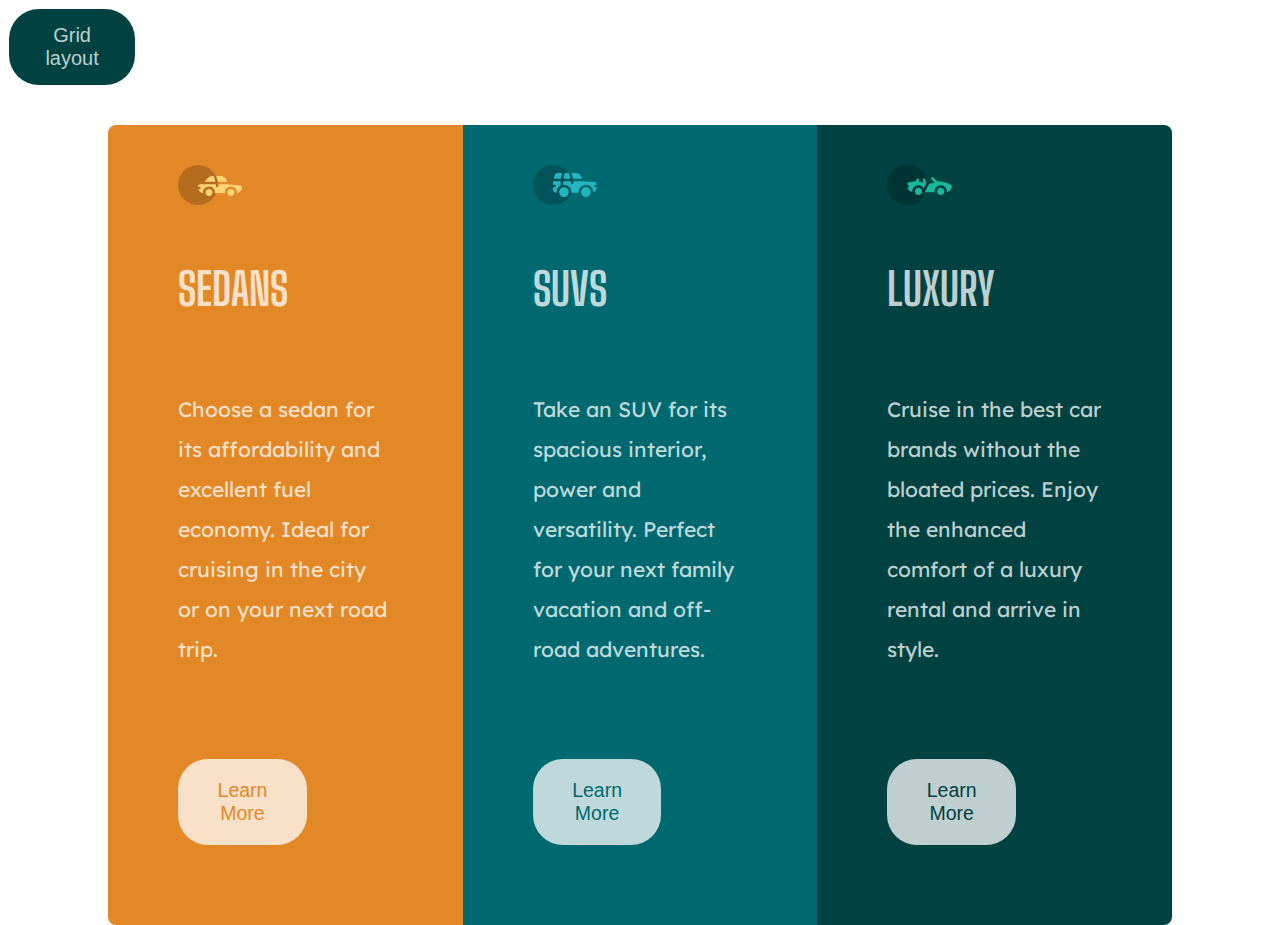
<file: index.html>
<!DOCTYPE html>
<html lang="en">

<head>
    <meta charset="UTF-8">
    <meta http-equiv="X-UA-Compatible" content="IE=edge">
    <meta name="viewport" content="width=device-width, initial-scale=1.0">
    <title>Flex task</title>
    <link rel="icon" href="images/favicon-32x32.png">
    <link rel="preconnect" href="https://fonts.googleapis.com">
    <link rel="preconnect" href="https://fonts.gstatic.com" crossorigin>
    <link href="https://fonts.googleapis.com/css2?family=Big+Shoulders+Display:wght@700&family=Lexend+Deca&display=swap"
        rel="stylesheet">
    <link rel="stylesheet" href="css/flex.css">
</head>

<body>
    <header>
        <button class="layout-link"><a href="grid.html">Grid layout</a></button>
    </header>
    <main>

        <div class="wrap">
            <div class="boxes" id="sedan">
                <img src="images/icon-sedans.svg" alt="sedan icon">
                <h2>SEDANS</h2>
                <p>
                    Choose a sedan for its affordability and excellent fuel economy. Ideal for cruising in the city
                    or
                    on
                    your next road trip.
                </p>
                <button>Learn More</button>
            </div>
            <div class="boxes" id="suv">
                <img src="images/icon-suvs.svg" alt="suv icon">
                <h2>SUVS</h2>
                <p>
                    Take an SUV for its spacious interior, power and versatility. Perfect for your next family
                    vacation
                    and off-road adventures.
                </p>
                <button>Learn More</button>
            </div>
            <div class="boxes" id="luxury">
                <img src="images/icon-luxury.svg" alt="luxury icon">
                <h2>LUXURY</h2>
                <p>
                    Cruise in the best car brands without the bloated prices. Enjoy the enhanced comfort of a luxury
                    rental and arrive in style.
                </p>
                <button>Learn More</button>
            </div>
        </div>

    </main>

</body>

</html>
</file>
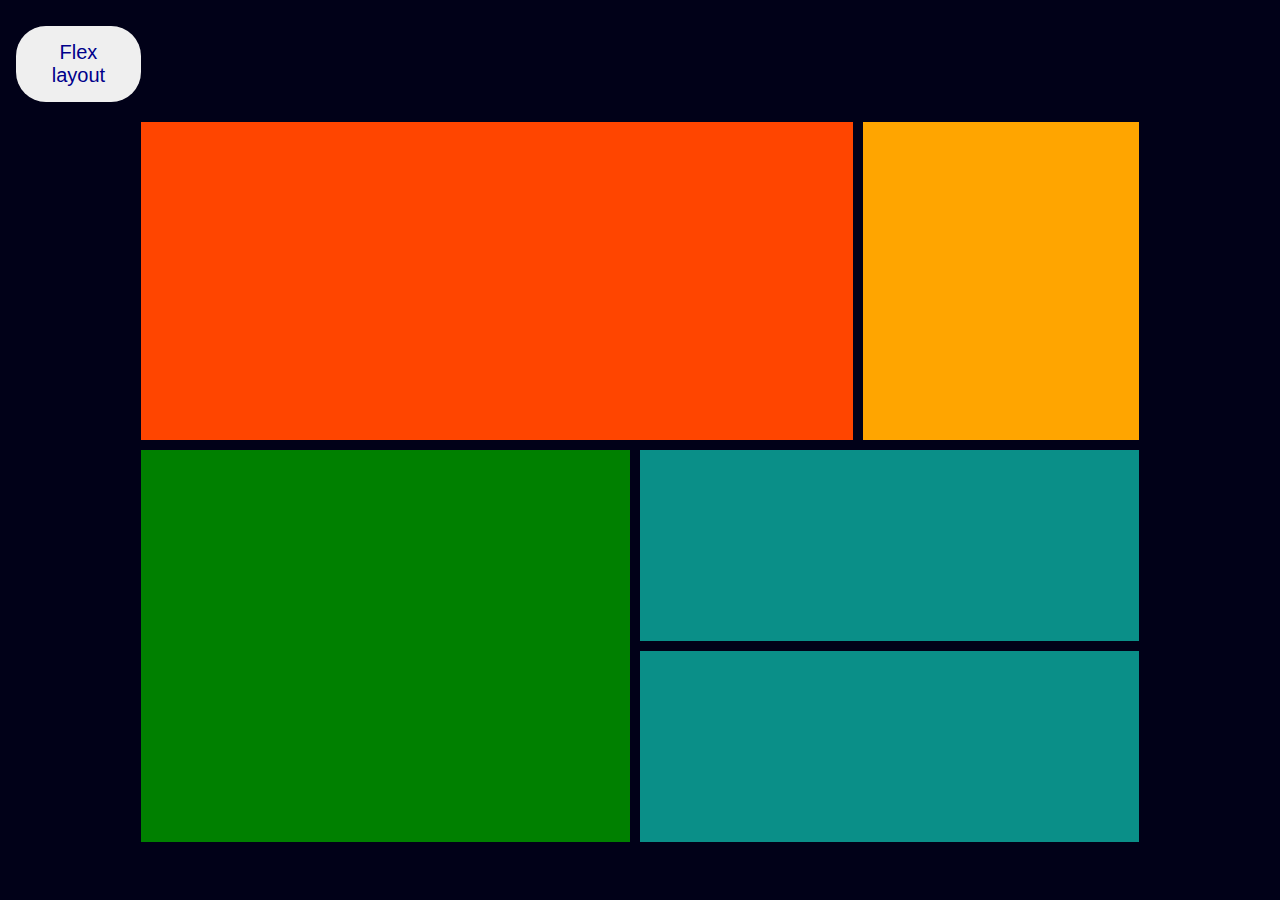
<file: grid.html>
<!DOCTYPE html>
<html lang="en">

<head>
    <meta charset="UTF-8">
    <meta http-equiv="X-UA-Compatible" content="IE=edge">
    <meta name="viewport" content="width=device-width, initial-scale=1.0">
    <title>Grid layout</title>
    <link rel="stylesheet" href="css/grid.css">
</head>

<body>
    <header>
        <button class="layout-link"><a href="index.html">Flex layout</a></button>
    </header>
    <main>

        <div class="orange-red"></div>
        <div class="orange"></div>
        <div class="green"></div>
        <div class="blue1"></div>
        <div class="blue2"></div>
    </main>
</body>

</html>
</file>
<file: css/flex.css>
* {
    margin: 0;
    padding: 0;
    box-sizing: border-box;
}

body {
    font-family: 'Lexend Deca', sans-serif;
    width: auto;
    padding: 1vh;
    font-size: 15px;
}

.layout-link {
    width: 10%;
    padding: 15px;
    border: none;
    border-radius: 30px;
    background-color: hsl(179, 100%, 13%);
}

.layout-link a {
    text-decoration: none;
    font-size: 1.5em;
    color: hsla(0, 0%, 100%, 0.75);
}

main {
    width: 100%;
    margin: auto;
    height: 80vh;
    display: flex;
    justify-content: center;
    padding: 40px;
}

.wrap {
    width: 90%;
    height: auto;
    display: flex;
}

.boxes {
    width: 70%;
    height: 800px;
    padding: 40px 70px 60px;
    color: hsla(0, 0%, 100%, 0.75);
}

.boxes:first-child {
    border: none;
    border-radius: 8px 0 0 8px;
}

.boxes:last-child {
    border: none;
    border-radius: 0 8px 8px 0;
}

.boxes img {
    width: 30%;
}

.boxes h2 {
    font-family: 'Big Shoulders Display', cursive;
    font-weight: 700;
    line-height: 40px;
    font-size: 3em;
    margin: 60px 0 20px;
}

.boxes p {
    font-size: 1.4em;
    line-height: 40px;
    margin: 10px 0 30px;
    padding: 60px 0;
}

#sedan {
    background-color: hsl(31, 77%, 52%);
}

#suv {
    background-color: hsl(184, 100%, 22%);
}

#luxury {
    background-color: hsl(179, 100%, 13%);
}

.boxes button {
    width: 60%;
    border: none;
    border-radius: 30px;
    background-color: hsla(0, 0%, 100%, 0.75);
    padding: 20px;
    cursor: pointer;
    font-size: 1.3em;
    margin-bottom: 10px;
}

.boxes button:hover {
    border: 3px solid hsla(0, 0%, 100%, 0.75);
    background-color: inherit;
}

#sedan button {
    color: hsl(31, 77%, 52%);
}

#suv button {
    color: hsl(184, 100%, 22%);
}

#luxury button {
    color: hsl(179, 100%, 13%);
}

#sedan button:hover,
#suv button:hover,
#luxury button:hover {
    color: hsla(0, 0%, 100%, 0.75);
}

@media screen and (max-width:1100px) and (min-width:600px) {

    body {
        margin: 0;
        padding: 4vh;
    }

    main {
        width: 100%;
        height: fit-content;
        margin: 0;
        padding: 0;
    }

    .wrap {
        width: 100%;
    }

    .boxes {
        padding: 10px;
    }

    .boxes p {
        margin: 20px 0 10px;
        padding: 40px 0;
    }

    .boxes button {
        width: 80%;
        padding: 10px;
    }

}

@media screen and (max-width:600px) {
    body {
        margin: 0;
        padding: 0;
    }

    main {
        width: 100%;
        height: fit-content;
        margin: 0;
        padding: 0;
    }

    .layout-link {
        width: 40%;
        padding: 15px;
    }

    .wrap {
        display: block;
        width: 100%;
    }

    .boxes {
        width: 100%;
    }

    .boxes button {
        margin: 0;
        font-size: 1em;
    }

    .boxes:first-child {
        border-radius: 0;
    }

    .boxes:last-child {
        border-radius: 0;
    }
}
</file>
<file: css/grid.css>
* {
    margin: 0;
    padding: 0;
    box-sizing: border-box;

}

body {
    background-color: rgb(1, 1, 24);
    padding: 1em;
}

.layout-link {
    width: 10%;
    margin-top: 10px;
    padding: 15px;
    border: none;
    border-radius: 30px;
}

.layout-link a {
    text-decoration: none;
    font-size: 1.5em;
    color: darkblue;
}

main {
    width: 80%;
    height: 80vh;
    margin: 20px auto;
    display: grid;
    grid-template-areas:
        'box1 box1 box1 box2'
        'box1 box1 box1 box2'
        'box3 box3 box4 box4'
        'box3 box3 box5 box5';
    gap: 10px;
    background-color: rgb(1, 1, 24);
}

main div {
    padding: 2em;

}

.orange-red {
    grid-area: box1;
    background-color: orangered;
}

.orange {
    grid-area: box2;
    background-color: orange;
}

.green {
    grid-area: box3;
    background-color: green;
}

.blue1 {
    grid-area: box4;
    background-color: rgb(10, 143, 136);
}

.blue2 {
    grid-area: box5;
    background-color: rgb(10, 143, 136);
}
</file>
